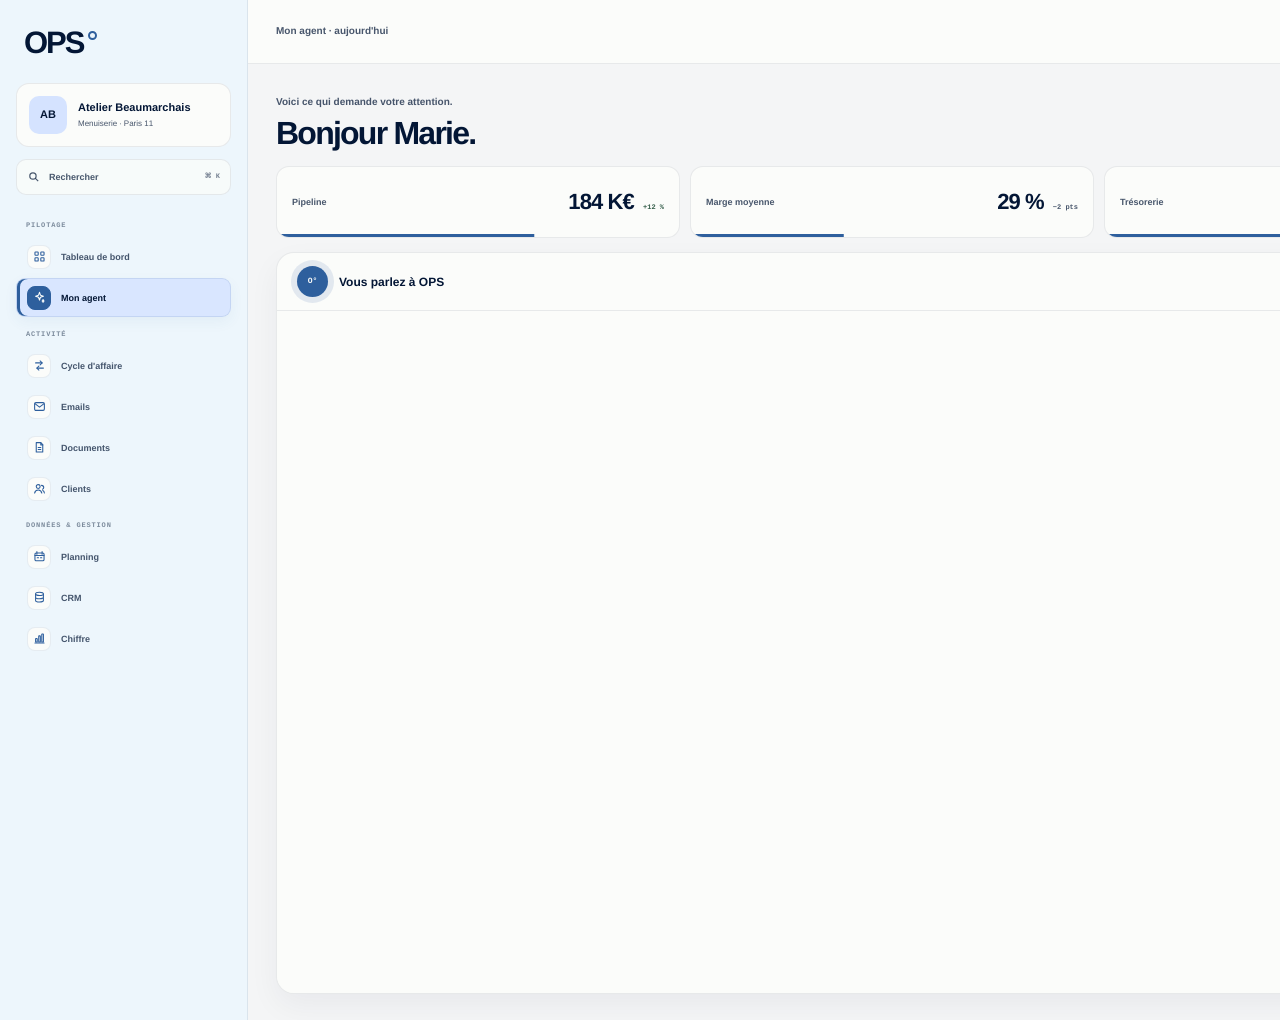
<file: dashboard-motion/index.html>
<!DOCTYPE html>
<html lang="fr">
  <head>
    <meta charset="UTF-8">
    <meta name="viewport" content="width=1536, height=1020">
    <title>OPS · Conversation dirigeant</title>
    <script src="https://cdn.jsdelivr.net/npm/gsap@3.14.2/dist/gsap.min.js"></script>
    <style>
      :root {
        --navy: #031635;
        --blue: #2e5f9d;
        --pale: #d5e3ff;
        --ice: #edf6fc;
        --green: #47725d;
        --green-text: #365f4b;
        --surface: #f4f5f6;
        --off-white: #fbfcfa;
        --navy-72: rgba(3, 22, 53, 0.72);
        --navy-12: rgba(3, 22, 53, 0.12);
        --navy-08: rgba(3, 22, 53, 0.08);
        --navy-05: rgba(3, 22, 53, 0.05);
        --blue-12: rgba(46, 95, 157, 0.12);
        --green-14: rgba(71, 114, 93, 0.14);
      }

      * { box-sizing: border-box; }

      html,
      body {
        width: 1536px;
        height: 1020px;
        margin: 0;
        overflow: hidden;
        color: var(--navy);
        background: var(--off-white);
        font-family: Montserrat, sans-serif;
        -webkit-font-smoothing: antialiased;
        text-rendering: geometricPrecision;
      }

      button { font: inherit; }

      #ops-dashboard {
        position: relative;
        width: 1536px;
        height: 1020px;
        overflow: hidden;
      }

      .clip {
        position: absolute;
        inset: 0;
        width: 100%;
        height: 100%;
      }

      .canvas-fill {
        position: absolute;
        inset: 0;
        overflow: hidden;
        background: var(--off-white);
      }

      .app-shell {
        position: absolute;
        inset: 0;
        opacity: 1;
        display: grid;
        grid-template-columns: 248px 1fr;
        overflow: hidden;
        background: var(--off-white);
        transform-origin: 50% 50%;
        will-change: transform, opacity;
      }

      .sidebar {
        min-height: 0;
        padding: 25px 16px 22px;
        display: flex;
        flex-direction: column;
        color: var(--navy);
        border-right: 1px solid var(--navy-08);
        background: var(--ice);
      }

      .brand {
        display: flex;
        align-items: center;
        gap: 3px;
        padding: 0 8px;
        font-size: 31px;
        font-weight: 700;
        letter-spacing: -0.065em;
      }

      .brand-mark {
        width: 9px;
        height: 9px;
        margin: 0 0 15px 2px;
        border: 2px solid var(--blue);
        border-radius: 50%;
      }

      .workspace {
        margin-top: 22px;
        padding: 12px;
        display: grid;
        grid-template-columns: 38px 1fr;
        align-items: center;
        gap: 11px;
        border: 1px solid var(--navy-08);
        border-radius: 13px;
        background: var(--off-white);
      }

      .workspace-avatar {
        width: 38px;
        height: 38px;
        display: grid;
        place-items: center;
        color: var(--navy);
        border-radius: 10px;
        background: var(--pale);
        font-size: 11px;
        font-weight: 700;
      }

      .workspace strong,
      .workspace span { display: block; }
      .workspace strong { font-size: 11px; line-height: 1.25; }
      .workspace span { margin-top: 4px; color: var(--navy-72); font-size: 8px; }

      .sidebar-search {
        height: 36px;
        margin-top: 12px;
        padding: 0 10px;
        display: flex;
        align-items: center;
        gap: 8px;
        color: var(--navy-72);
        border: 1px solid var(--navy-08);
        border-radius: 10px;
        background: rgba(251, 252, 250, 0.72);
        font-size: 9px;
        font-weight: 700;
      }

      .sidebar-search svg { width: 14px; height: 14px; fill: none; stroke: currentColor; stroke-width: 1.7; }
      .sidebar-search kbd { margin-left: auto; color: rgba(3, 22, 53, 0.52); font: 700 7px/1 Space Mono, monospace; }

      .nav {
        margin-top: 15px;
        display: flex;
        flex-direction: column;
        gap: 2px;
      }

      .nav-section-label {
        margin: 13px 10px 5px;
        color: rgba(3, 22, 53, 0.48);
        font: 700 7px/1 Space Mono, monospace;
        letter-spacing: 0.12em;
        text-transform: uppercase;
      }

      .nav-item {
        height: 39px;
        padding: 0 10px;
        display: flex;
        align-items: center;
        gap: 10px;
        color: var(--navy-72);
        border: 1px solid transparent;
        border-radius: 9px;
        font-size: 9px;
        font-weight: 700;
      }

      .nav-item.active {
        color: var(--navy);
        border-color: rgba(46, 95, 157, 0.12);
        background: rgba(213, 227, 255, 0.86);
        box-shadow: inset 3px 0 0 var(--blue), 0 5px 14px rgba(46, 95, 157, 0.06);
      }

      .nav-icon {
        width: 24px;
        height: 24px;
        display: grid;
        place-items: center;
        color: var(--blue);
        border: 1px solid rgba(46, 95, 157, 0.1);
        border-radius: 8px;
        background: var(--off-white);
      }

      .nav-icon svg { width: 13px; height: 13px; fill: none; stroke: currentColor; stroke-linecap: round; stroke-linejoin: round; stroke-width: 1.65; }
      .nav-item.active .nav-icon { color: var(--off-white); border-color: var(--blue); background: var(--blue); }

      .dashboard {
        min-width: 0;
        min-height: 0;
        display: grid;
        grid-template-rows: 64px 1fr;
        background: var(--surface);
      }

      .topbar {
        padding: 0 28px;
        display: flex;
        align-items: center;
        justify-content: space-between;
        border-bottom: 1px solid var(--navy-08);
        background: var(--off-white);
      }

      .topbar-title { color: var(--navy-72); font-size: 10px; font-weight: 700; }
      .topbar-actions { display: flex; align-items: center; gap: 11px; }
      .memory-live {
        padding: 8px 11px;
        display: flex;
        align-items: center;
        gap: 7px;
        color: var(--green-text);
        border: 1px solid rgba(71, 114, 93, 0.22);
        border-radius: 999px;
        background: var(--green-14);
        font: 700 7px/1 Space Mono, monospace;
        letter-spacing: 0.09em;
        text-transform: uppercase;
      }

      .live-dot { width: 7px; height: 7px; flex: 0 0 auto; border-radius: 50%; background: var(--green); }
      .topbar-avatar { width: 34px; height: 34px; display: grid; place-items: center; border: 0; border-radius: 50%; color: var(--off-white); background: var(--navy); font-size: 9px; font-weight: 700; }

      .dashboard-content {
        min-height: 0;
        padding: 24px 28px 26px;
        display: grid;
        grid-template-rows: 64px 72px minmax(0, 1fr);
        gap: 14px;
      }

      .heading-row { display: flex; align-items: center; justify-content: space-between; }
      .heading-copy span { color: var(--navy-72); font-size: 10px; font-weight: 700; }
      h1 { margin: 7px 0 0; font-size: 32px; line-height: 1; letter-spacing: -0.055em; }
      .heading-aside { color: var(--blue); font: 700 8px/1 Space Mono, monospace; letter-spacing: 0.12em; text-transform: uppercase; }

      .kpi-grid { display: grid; grid-template-columns: repeat(3, 1fr); gap: 10px; }
      .kpi-card {
        position: relative;
        overflow: hidden;
        padding: 12px 15px;
        display: flex;
        align-items: center;
        justify-content: space-between;
        border: 1px solid var(--navy-08);
        border-radius: 13px;
        background: var(--off-white);
      }
      .kpi-label { color: var(--navy-72); font-size: 9px; font-weight: 700; }
      .kpi-value { font-size: 22px; line-height: 1; font-weight: 700; letter-spacing: -0.04em; font-variant-numeric: tabular-nums; }
      .kpi-delta { margin-left: 9px; color: var(--green-text); font: 700 7px/1 Space Mono, monospace; }
      .kpi-delta.neutral { color: var(--navy-72); }
      .kpi-fill { position: absolute; right: 0; bottom: 0; left: 0; height: 3px; background: var(--blue); transform-origin: 0 50%; }
      .kpi-fill-pipeline { transform: scaleX(0.64); }
      .kpi-fill-margin { transform: scaleX(0.38); }
      .kpi-fill-cash { transform: scaleX(0.72); }

      .conversation-card {
        min-height: 0;
        overflow: hidden;
        display: grid;
        grid-template-rows: 58px 1fr;
        border: 1px solid var(--navy-08);
        border-radius: 18px;
        background: var(--off-white);
        box-shadow: 0 12px 30px rgba(3, 22, 53, 0.05);
      }

      .conversation-head {
        padding: 0 20px;
        display: flex;
        align-items: center;
        justify-content: space-between;
        border-bottom: 1px solid var(--navy-08);
      }

      .agent-title { display: flex; align-items: center; gap: 11px; font-size: 12px; font-weight: 700; }
      .agent-glyph,
      .agent-mini {
        display: grid;
        place-items: center;
        color: var(--off-white);
        border-radius: 50%;
        background: var(--blue);
        font: 700 8px/1 Space Mono, monospace;
      }
      .agent-glyph { width: 31px; height: 31px; box-shadow: 0 0 0 6px var(--blue-12); }
      .conversation-state { display: flex; align-items: center; gap: 7px; color: var(--green-text); font: 700 7px/1 Space Mono, monospace; letter-spacing: 0.08em; text-transform: uppercase; }

      .thread {
        position: relative;
        min-width: 0;
        min-height: 0;
        padding: 20px 22px 55px;
        display: flex;
        flex-direction: column;
        gap: 9px;
        overflow: hidden;
        background: var(--off-white);
      }

      .message { display: flex; align-items: flex-start; gap: 10px; max-width: 84%; opacity: 0; will-change: transform, opacity; }
      .message.user { align-self: flex-end; justify-content: flex-end; max-width: 68%; }
      .message.ai { align-self: flex-start; }
      .agent-mini { width: 28px; height: 28px; flex: 0 0 auto; margin-top: 3px; font-size: 7px; }
      .bubble {
        padding: 10px 13px;
        border-radius: 14px;
        font-size: 14px;
        line-height: 1.38;
        font-weight: 700;
      }
      .user .bubble { color: var(--off-white); border-bottom-right-radius: 4px; background: var(--navy); }
      .ai .bubble { border: 1px solid var(--navy-08); border-bottom-left-radius: 4px; background: var(--surface); }
      .bubble-copy { display: block; }
      .bubble-chips { margin-top: 8px; display: flex; gap: 6px; flex-wrap: wrap; }
      .bubble-chip {
        padding: 5px 7px;
        color: var(--navy);
        border-radius: 6px;
        background: var(--pale);
        font: 700 7px/1 Space Mono, monospace;
        letter-spacing: 0.04em;
        text-transform: uppercase;
      }
      .bubble-chip.green { color: var(--green-text); background: var(--green-14); }

      .typing-indicator {
        position: absolute;
        z-index: 5;
        left: 61px;
        padding: 8px 10px;
        display: flex;
        gap: 4px;
        border: 1px solid var(--navy-08);
        border-radius: 10px;
        background: var(--surface);
        box-shadow: 0 7px 17px var(--navy-08);
        pointer-events: none;
        opacity: 0;
      }
      .typing-indicator span { width: 5px; height: 5px; border-radius: 50%; background: var(--blue); }
      #typing-1 { top: 59px; }
      #typing-2 { top: 169px; }
      #typing-3 { top: 280px; }
      #typing-4 { top: 389px; }

      .final-state {
        position: absolute;
        right: 22px;
        bottom: 16px;
        z-index: 6;
        padding: 8px 11px;
        display: flex;
        align-items: center;
        gap: 7px;
        color: var(--green-text);
        border: 1px solid rgba(71, 114, 93, 0.22);
        border-radius: 999px;
        background: var(--off-white);
        box-shadow: 0 8px 20px var(--navy-08);
        font: 700 7px/1 Space Mono, monospace;
        letter-spacing: 0.07em;
        text-transform: uppercase;
        opacity: 0;
      }
      .final-state::before { width: 7px; height: 7px; border-radius: 50%; background: var(--green); content: ""; }
      .memory-progress { position: absolute; z-index: 6; right: 22px; bottom: 9px; width: 174px; height: 2px; opacity: 0; background: var(--green); transform-origin: 0 50%; }

    </style>
  </head>
  <body>
    <div
      id="ops-dashboard"
      data-composition-id="ops-dashboard-motion"
      data-start="0"
      data-width="1536"
      data-height="1020"
      data-duration="20"
      data-fps="30"
    >
      <section id="ops-dashboard-scene" class="clip" data-start="0" data-duration="20" data-track-index="1">
        <div class="canvas-fill">
          <main class="app-shell">
            <aside class="sidebar">
              <div class="brand">OPS<span class="brand-mark"></span></div>
              <div class="workspace"><div class="workspace-avatar">AB</div><div><strong>Atelier Beaumarchais</strong><span>Menuiserie · Paris 11</span></div></div>
              <div class="sidebar-search"><svg viewBox="0 0 20 20" aria-hidden="true"><circle cx="8.5" cy="8.5" r="4.5"></circle><path d="m12 12 4 4"></path></svg><span>Rechercher</span><kbd>⌘ K</kbd></div>

              <nav class="nav" aria-label="Navigation OPS">
                <p class="nav-section-label">Pilotage</p>
                <div class="nav-item"><span class="nav-icon"><svg viewBox="0 0 20 20" aria-hidden="true"><rect x="3" y="3" width="5" height="5" rx="1"></rect><rect x="12" y="3" width="5" height="5" rx="1"></rect><rect x="3" y="12" width="5" height="5" rx="1"></rect><rect x="12" y="12" width="5" height="5" rx="1"></rect></svg></span>Tableau de bord</div>
                <div class="nav-item active"><span class="nav-icon"><svg viewBox="0 0 20 20" aria-hidden="true"><path d="m10 2 1.5 4.4L16 8l-4.5 1.6L10 14l-1.5-4.4L4 8l4.5-1.6L10 2Z"></path><path d="m15.5 13 .7 2 .8.3-.8.3-.7 2-.7-2-.8-.3.8-.3.7-2Z"></path></svg></span>Mon agent</div>
                <p class="nav-section-label">Activité</p>
                <div class="nav-item"><span class="nav-icon"><svg viewBox="0 0 20 20" aria-hidden="true"><path d="M4 6h10"></path><path d="m11 3 3 3-3 3"></path><path d="M16 14H6"></path><path d="m9 11-3 3 3 3"></path></svg></span>Cycle d'affaire</div>
                <div class="nav-item"><span class="nav-icon"><svg viewBox="0 0 20 20" aria-hidden="true"><rect x="2.5" y="4" width="15" height="12" rx="2"></rect><path d="m3.5 6 6.5 5 6.5-5"></path></svg></span>Emails</div>
                <div class="nav-item"><span class="nav-icon"><svg viewBox="0 0 20 20" aria-hidden="true"><path d="M5 2.5h7l3 3V17H5V2.5Z"></path><path d="M12 2.5V6h3"></path><path d="M8 10h4M8 13h4"></path></svg></span>Documents</div>
                <div class="nav-item"><span class="nav-icon"><svg viewBox="0 0 20 20" aria-hidden="true"><circle cx="8" cy="7" r="3"></circle><path d="M2.5 17c.5-3.1 2.3-4.7 5.5-4.7s5 1.6 5.5 4.7"></path><path d="M13 5.2c2.2.2 3.5 1.4 3.5 3.2 0 1.3-.6 2.2-1.8 2.8M15 13c1.5.6 2.3 1.9 2.5 4"></path></svg></span>Clients</div>
                <p class="nav-section-label">Données &amp; gestion</p>
                <div class="nav-item"><span class="nav-icon"><svg viewBox="0 0 20 20" aria-hidden="true"><rect x="3" y="4.5" width="14" height="12" rx="2"></rect><path d="M6 2.5v4M14 2.5v4M3 8.5h14M6.5 12h2M11.5 12h2"></path></svg></span>Planning</div>
                <div class="nav-item"><span class="nav-icon"><svg viewBox="0 0 20 20" aria-hidden="true"><ellipse cx="10" cy="4.5" rx="6" ry="2.5"></ellipse><path d="M4 4.5v5C4 11 6.7 12 10 12s6-1 6-2.5v-5M4 9.5v5C4 16 6.7 17 10 17s6-1 6-2.5v-5"></path></svg></span>CRM</div>
                <div class="nav-item"><span class="nav-icon"><svg viewBox="0 0 20 20" aria-hidden="true"><path d="M3 17h14"></path><rect x="4" y="10" width="2.5" height="5.5" rx=".6"></rect><rect x="8.8" y="6" width="2.5" height="9.5" rx=".6"></rect><rect x="13.5" y="3" width="2.5" height="12.5" rx=".6"></rect></svg></span>Chiffre</div>
              </nav>

            </aside>

            <section class="dashboard">
              <header class="topbar">
                <span class="topbar-title">Mon agent · aujourd'hui</span>
                <div class="topbar-actions"><div class="memory-live"><span class="live-dot"></span>Mémoire en direct</div><button type="button" class="topbar-avatar">M</button></div>
              </header>

              <div class="dashboard-content">
                <div class="heading-row">
                  <div class="heading-copy"><span>Voici ce qui demande votre attention.</span><h1>Bonjour Marie.</h1></div>
                  <div class="heading-aside">Entreprise · en direct</div>
                </div>

                <div class="kpi-grid">
                  <article class="kpi-card"><span class="kpi-label">Pipeline</span><div><strong class="kpi-value">184 K€</strong><span class="kpi-delta">+12 %</span></div><span class="kpi-fill kpi-fill-pipeline"></span></article>
                  <article class="kpi-card"><span class="kpi-label">Marge moyenne</span><div><strong class="kpi-value">29 %</strong><span class="kpi-delta neutral">−2 pts</span></div><span class="kpi-fill kpi-fill-margin"></span></article>
                  <article class="kpi-card"><span class="kpi-label">Trésorerie</span><div><strong class="kpi-value">67 j</strong><span class="kpi-delta">OK</span></div><span class="kpi-fill kpi-fill-cash"></span></article>
                </div>

                <section class="conversation-card">
                  <header class="conversation-head">
                    <div class="agent-title"><span class="agent-glyph">O°</span>Vous parlez à OPS</div>
                    <div class="conversation-state"><span class="live-dot"></span>Agent IA · actif</div>
                  </header>

                  <div class="thread">
                    <div id="msg-u1" class="message user"><div class="bubble"><span class="bubble-copy">Qui doit être relancé aujourd'hui ?</span></div></div>
                    <div id="typing-1" class="typing-indicator"><span></span><span></span><span></span></div>
                    <div id="msg-a1" class="message ai"><span class="agent-mini">O°</span><div class="bubble"><span class="bubble-copy">3 dossiers : Atelier Sud (12,4 k€ · 28 j), Nova (7,8 k€ · 12 j) et Maison Cobalt (4,1 k€ · 8 j). Je prépare les relances ?</span><span class="bubble-chips"><span class="bubble-chip">CRM</span><span class="bubble-chip">Factures</span></span></div></div>

                    <div id="msg-u2" class="message user"><div class="bubble"><span class="bubble-copy">Oui. Doux pour Atelier Sud, ferme pour Nova.</span></div></div>
                    <div id="typing-2" class="typing-indicator"><span></span><span></span><span></span></div>
                    <div id="msg-a2" class="message ai"><span class="agent-mini">O°</span><div class="bubble"><span class="bubble-copy">Relances prêtes. 2 validations requises. Maison Cobalt attendra lundi.</span><span class="bubble-chips"><span class="bubble-chip">2 brouillons prêts</span></span></div></div>

                    <div id="msg-u3" class="message user"><div class="bubble"><span class="bubble-copy">Pourquoi la marge atelier baisse ?</span></div></div>
                    <div id="typing-3" class="typing-indicator"><span></span><span></span><span></span></div>
                    <div id="msg-a3" class="message ai"><span class="agent-mini">O°</span><div class="bubble"><span class="bubble-copy">−2,1 pts cette semaine. Le chantier Rivoli concentre 82 % de l'écart : 14 h non facturées.</span><span class="bubble-chips"><span class="bubble-chip">PROJET-241</span><span class="bubble-chip">TEMPS-86</span></span></div></div>

                    <div id="msg-u4" class="message user"><div class="bubble"><span class="bubble-copy">Corrige et fais-moi un brief à 17 h.</span></div></div>
                    <div id="typing-4" class="typing-indicator"><span></span><span></span><span></span></div>
                    <div id="msg-a4" class="message ai"><span class="agent-mini">O°</span><div class="bubble"><span class="bubble-copy">3 tâches assignées. Brief programmé à 17 h. Aucun message client ne part sans votre validation.</span><span class="bubble-chips"><span class="bubble-chip green">3 tâches</span><span class="bubble-chip green">Brief · 17:00</span></span></div></div>

                    <div class="memory-progress"></div>
                    <div class="final-state">Mémoire synchronisée · 8 messages</div>
                  </div>
                </section>
              </div>
            </section>
          </main>
        </div>
      </section>
    </div>

    <script>
      window.__timelines = window.__timelines || {};

      const tl = gsap.timeline({ paused: true });

      function showTyping(id, start, end) {
        tl.fromTo(id, { scale: 0.94, opacity: 0 }, { scale: 1, opacity: 1, duration: 0.2, ease: "power3.out" }, start);
        tl.to(id, { scale: 0.97, opacity: 0, duration: 0.16, ease: "power2.in" }, end);
      }

      function showMessage(id, at, direction, ease) {
        tl.fromTo(id, { x: direction, y: 7, scale: 0.988, opacity: 0 }, { x: 0, y: 0, scale: 1, opacity: 1, duration: 0.38, ease }, at);
        tl.fromTo(id + " .bubble-copy", { x: direction * 0.18, opacity: 0 }, { x: 0, opacity: 1, duration: 0.26, ease: "power2.out" }, at + 0.1);
        const chips = id + " .bubble-chip";
        if (document.querySelector(chips)) tl.fromTo(chips, { scale: 0.92, opacity: 0 }, { scale: 1, opacity: 1, duration: 0.22, stagger: 0.05, ease: "circ.out" }, at + 0.27);
      }

      showMessage("#msg-u1", 0.18, 20, "power4.out");
      showTyping("#typing-1", 0.72, 0.98);
      showMessage("#msg-a1", 1.12, -20, "expo.out");

      showMessage("#msg-u2", 3.4, 22, "power3.out");
      showTyping("#typing-2", 3.76, 4.1);
      showMessage("#msg-a2", 4.25, -18, "circ.out");

      showMessage("#msg-u3", 6.0, 20, "power4.out");
      showTyping("#typing-3", 6.36, 6.75);
      showMessage("#msg-a3", 6.9, -20, "expo.out");

      showMessage("#msg-u4", 8.7, 22, "power3.out");
      showTyping("#typing-4", 9.06, 9.48);
      showMessage("#msg-a4", 9.65, -18, "circ.out");

      tl.fromTo(".final-state", { x: 10, opacity: 0 }, { x: 0, opacity: 1, duration: 0.44, ease: "power4.out" }, 11.0);
      tl.fromTo(".memory-progress", { scaleX: 0.08, opacity: 0 }, { scaleX: 1, opacity: 1, duration: 0.85, ease: "expo.out" }, 11.0);
      tl.to(
        ".thread > .message, .thread > .typing-indicator, .thread > .memory-progress, .thread > .final-state",
        { opacity: 0, duration: 0.75, ease: "sine.inOut" },
        19.25
      );

      if (Math.abs(tl.duration() - 20) > 0.001) throw new Error("OPS desktop timeline must be exactly 20 seconds");

      window.__timelines["ops-dashboard-motion"] = tl;

      function playPreview() { tl.pause(0); tl.play(); }
      if (new URLSearchParams(window.location.search).get("autoplay") === "1") playPreview();
      window.addEventListener("message", (event) => {
        const command = typeof event.data === "string" ? event.data : event.data && event.data.type;
        if (command === "play" || command === "ops-dashboard:play") playPreview();
      });
    </script>
  </body>
</html>
</file>
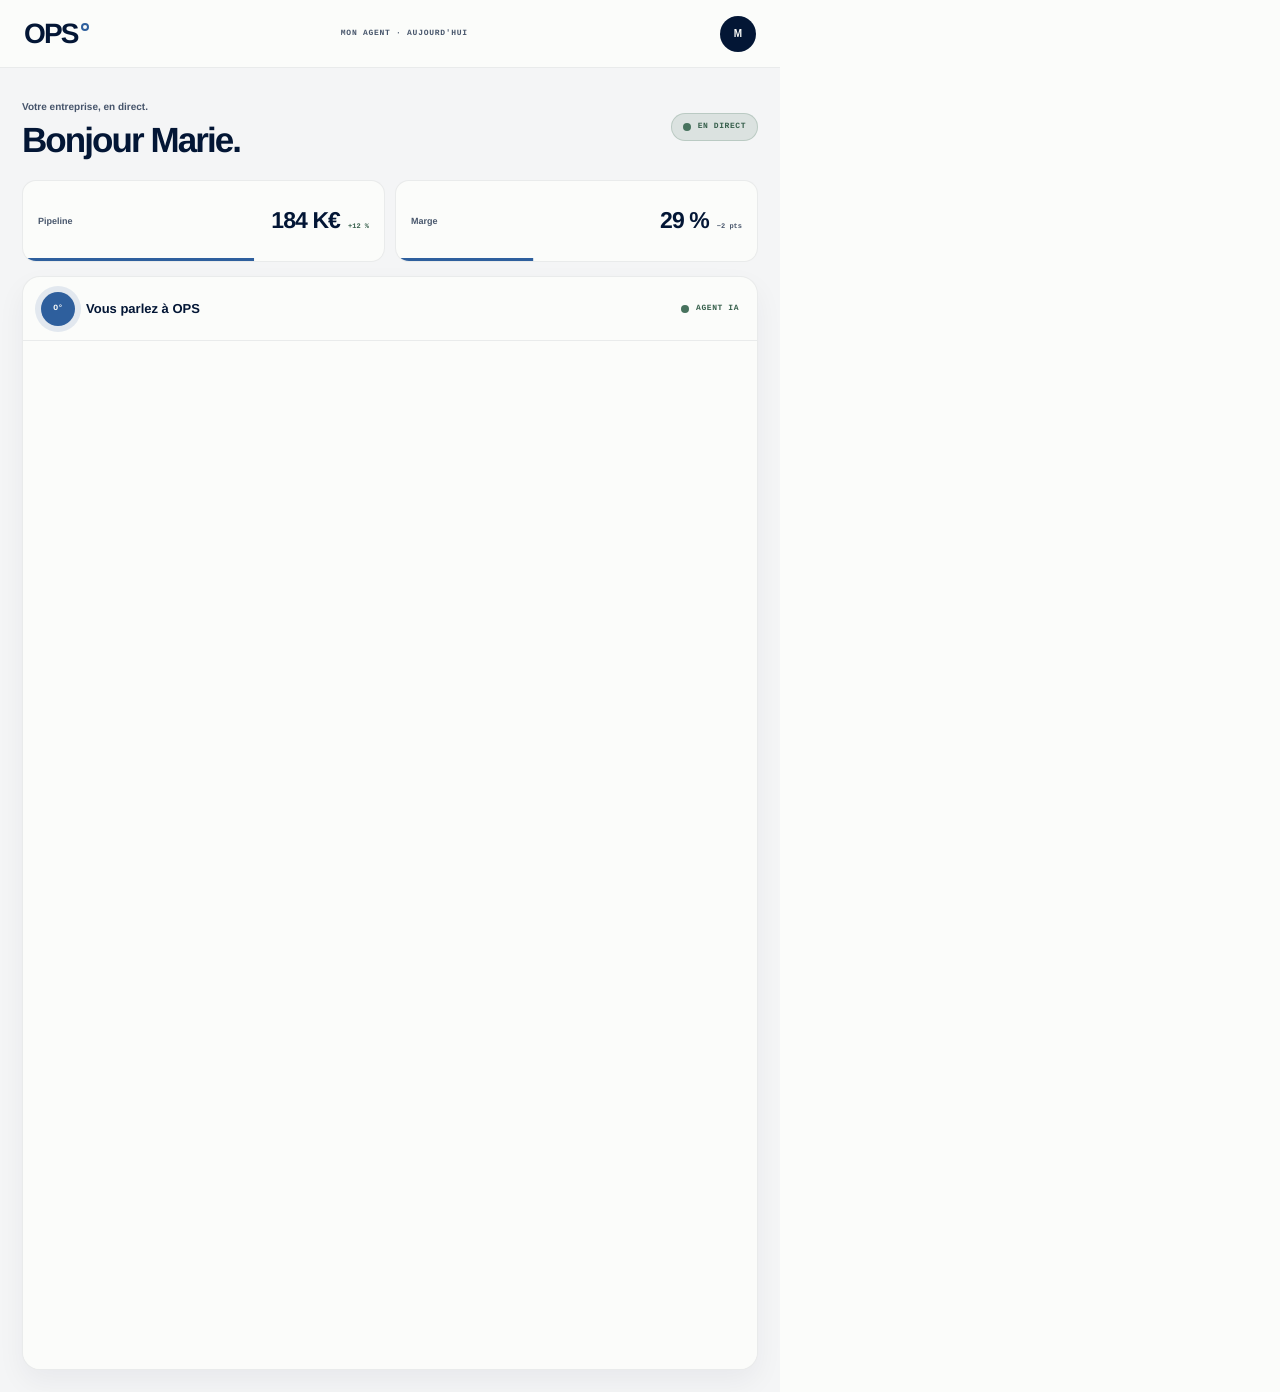
<file: dashboard-motion/mobile/index.html>
<!DOCTYPE html>
<html lang="fr">
  <head>
    <meta charset="UTF-8">
    <meta name="viewport" content="width=780, height=1392">
    <title>OPS · Conversation dirigeant mobile</title>
    <script src="https://cdn.jsdelivr.net/npm/gsap@3.14.2/dist/gsap.min.js"></script>
    <style>
      :root {
        --navy: #031635;
        --blue: #2e5f9d;
        --pale: #d5e3ff;
        --ice: #edf6fc;
        --green: #47725d;
        --green-text: #365f4b;
        --surface: #f4f5f6;
        --off-white: #fbfcfa;
        --navy-72: rgba(3, 22, 53, 0.72);
        --navy-10: rgba(3, 22, 53, 0.1);
        --navy-07: rgba(3, 22, 53, 0.07);
        --blue-12: rgba(46, 95, 157, 0.12);
        --green-14: rgba(71, 114, 93, 0.14);
      }

      * { box-sizing: border-box; }
      html,
      body {
        width: 780px;
        height: 1392px;
        margin: 0;
        overflow: hidden;
        color: var(--navy);
        background: var(--off-white);
        font-family: Montserrat, sans-serif;
        -webkit-font-smoothing: antialiased;
        text-rendering: geometricPrecision;
      }

      button { font: inherit; }
      #ops-dashboard-mobile { position: relative; width: 780px; height: 1392px; overflow: hidden; }
      .clip { position: absolute; inset: 0; width: 100%; height: 100%; }
      .canvas-fill { position: absolute; inset: 0; overflow: hidden; background: var(--off-white); }

      .app-shell {
        position: absolute;
        inset: 0;
        opacity: 1;
        min-height: 0;
        display: grid;
        grid-template-rows: 68px 1fr;
        overflow: hidden;
        background: var(--surface);
        transform-origin: 50% 50%;
        will-change: transform, opacity;
      }

      .topbar {
        padding: 0 24px;
        display: flex;
        align-items: center;
        justify-content: space-between;
        border-bottom: 1px solid var(--navy-07);
        background: var(--off-white);
      }

      .brand { display: flex; align-items: center; font-size: 28px; font-weight: 700; letter-spacing: -0.065em; }
      .brand-mark { width: 8px; height: 8px; margin: 0 0 13px 3px; border: 2px solid var(--blue); border-radius: 50%; }
      .topbar-context { color: var(--navy-72); font: 700 8px/1 Space Mono, monospace; letter-spacing: 0.09em; text-transform: uppercase; }
      .topbar-avatar { width: 36px; height: 36px; display: grid; place-items: center; border: 0; border-radius: 50%; color: var(--off-white); background: var(--navy); font-size: 10px; font-weight: 700; }

      .dashboard-content {
        min-height: 0;
        padding: 20px 22px 22px;
        display: grid;
        grid-template-rows: 78px 82px minmax(0, 1fr);
        gap: 14px;
      }

      .heading-row { display: flex; align-items: center; justify-content: space-between; }
      .heading-copy span { color: var(--navy-72); font-size: 10px; font-weight: 700; }
      h1 { margin: 8px 0 0; font-size: 35px; line-height: 1; letter-spacing: -0.055em; }
      .memory-live {
        padding: 9px 11px;
        display: flex;
        align-items: center;
        gap: 7px;
        color: var(--green-text);
        border: 1px solid rgba(71, 114, 93, 0.22);
        border-radius: 999px;
        background: var(--green-14);
        font: 700 8px/1 Space Mono, monospace;
        letter-spacing: 0.07em;
        text-transform: uppercase;
      }
      .live-dot { width: 8px; height: 8px; flex: 0 0 auto; border-radius: 50%; background: var(--green); }

      .kpi-grid { display: grid; grid-template-columns: repeat(2, 1fr); gap: 10px; }
      .kpi-card {
        position: relative;
        overflow: hidden;
        padding: 13px 15px;
        display: flex;
        align-items: center;
        justify-content: space-between;
        border: 1px solid var(--navy-07);
        border-radius: 14px;
        background: var(--off-white);
      }
      .kpi-label { color: var(--navy-72); font-size: 9px; font-weight: 700; }
      .kpi-value { font-size: 23px; line-height: 1; font-weight: 700; letter-spacing: -0.04em; font-variant-numeric: tabular-nums; }
      .kpi-delta { margin-left: 8px; color: var(--green-text); font: 700 7px/1 Space Mono, monospace; }
      .kpi-delta.neutral { color: var(--navy-72); }
      .kpi-fill { position: absolute; right: 0; bottom: 0; left: 0; height: 3px; background: var(--blue); transform-origin: 0 50%; }
      .kpi-fill-pipeline { transform: scaleX(0.64); }
      .kpi-fill-margin { transform: scaleX(0.38); }

      .conversation-card {
        min-height: 0;
        overflow: hidden;
        display: grid;
        grid-template-rows: 64px 1fr;
        border: 1px solid var(--navy-07);
        border-radius: 18px;
        background: var(--off-white);
        box-shadow: 0 12px 28px rgba(3, 22, 53, 0.05);
      }

      .conversation-head {
        padding: 0 18px;
        display: flex;
        align-items: center;
        justify-content: space-between;
        border-bottom: 1px solid var(--navy-07);
      }

      .agent-title { display: flex; align-items: center; gap: 11px; font-size: 13px; font-weight: 700; }
      .agent-glyph,
      .agent-mini {
        display: grid;
        place-items: center;
        color: var(--off-white);
        border-radius: 50%;
        background: var(--blue);
        font: 700 8px/1 Space Mono, monospace;
      }
      .agent-glyph { width: 34px; height: 34px; box-shadow: 0 0 0 6px var(--blue-12); }
      .conversation-state { display: flex; align-items: center; gap: 7px; color: var(--green-text); font: 700 8px/1 Space Mono, monospace; letter-spacing: 0.07em; text-transform: uppercase; }

      .thread {
        position: relative;
        min-height: 0;
        padding: 20px 18px 60px;
        display: flex;
        flex-direction: column;
        gap: 12px;
        overflow: hidden;
        background: var(--off-white);
      }

      .message { display: flex; align-items: flex-start; gap: 10px; max-width: 94%; opacity: 0; will-change: transform, opacity; }
      .message.user { align-self: flex-end; justify-content: flex-end; max-width: 84%; }
      .message.ai { align-self: flex-start; }
      .agent-mini { width: 29px; height: 29px; flex: 0 0 auto; margin-top: 4px; font-size: 7px; }
      .bubble {
        padding: 11px 13px;
        border-radius: 14px;
        font-size: 14px;
        line-height: 1.4;
        font-weight: 700;
      }
      .user .bubble { color: var(--off-white); border-bottom-right-radius: 4px; background: var(--navy); }
      .ai .bubble { border: 1px solid var(--navy-07); border-bottom-left-radius: 4px; background: var(--surface); }
      .bubble-copy { display: block; }
      .bubble-chips { margin-top: 8px; display: flex; gap: 6px; flex-wrap: wrap; }
      .bubble-chip {
        padding: 5px 7px;
        color: var(--navy);
        border-radius: 6px;
        background: var(--pale);
        font: 700 8px/1 Space Mono, monospace;
        letter-spacing: 0.04em;
        text-transform: uppercase;
      }
      .bubble-chip.green { color: var(--green-text); background: var(--green-14); }

      .typing-indicator {
        position: absolute;
        z-index: 5;
        left: 58px;
        padding: 8px 11px;
        display: flex;
        gap: 4px;
        border: 1px solid var(--navy-07);
        border-radius: 11px;
        background: var(--surface);
        box-shadow: 0 8px 18px var(--navy-07);
        pointer-events: none;
        opacity: 0;
      }
      .typing-indicator span { width: 6px; height: 6px; border-radius: 50%; background: var(--blue); }
      #m-typing-1 { top: 66px; }
      #m-typing-2 { top: 226px; }
      #m-typing-3 { top: 388px; }
      #m-typing-4 { top: 550px; }

      .final-state {
        position: absolute;
        right: 18px;
        bottom: 17px;
        z-index: 6;
        padding: 9px 11px;
        display: flex;
        align-items: center;
        gap: 7px;
        color: var(--green-text);
        border: 1px solid rgba(71, 114, 93, 0.22);
        border-radius: 999px;
        background: var(--off-white);
        box-shadow: 0 8px 20px var(--navy-07);
        font: 700 8px/1 Space Mono, monospace;
        letter-spacing: 0.06em;
        text-transform: uppercase;
        opacity: 0;
      }
      .final-state::before { width: 7px; height: 7px; border-radius: 50%; background: var(--green); content: ""; }
      .memory-progress { position: absolute; z-index: 6; right: 18px; bottom: 9px; width: 186px; height: 2px; opacity: 0; background: var(--green); transform-origin: 0 50%; }

    </style>
  </head>
  <body>
    <div
      id="ops-dashboard-mobile"
      data-composition-id="ops-dashboard-mobile"
      data-start="0"
      data-width="780"
      data-height="1392"
      data-duration="20"
      data-fps="30"
    >
      <section id="ops-dashboard-mobile-scene" class="clip" data-start="0" data-duration="20" data-track-index="1">
        <div class="canvas-fill">
          <main class="app-shell">
            <header class="topbar"><div class="brand">OPS<span class="brand-mark"></span></div><span class="topbar-context">Mon agent · aujourd'hui</span><button type="button" class="topbar-avatar">M</button></header>

            <div class="dashboard-content">
              <div class="heading-row">
                <div class="heading-copy"><span>Votre entreprise, en direct.</span><h1>Bonjour Marie.</h1></div>
                <div class="memory-live"><span class="live-dot"></span>En direct</div>
              </div>

              <div class="kpi-grid">
                <article class="kpi-card"><span class="kpi-label">Pipeline</span><div><strong class="kpi-value">184 K€</strong><span class="kpi-delta">+12 %</span></div><span class="kpi-fill kpi-fill-pipeline"></span></article>
                <article class="kpi-card"><span class="kpi-label">Marge</span><div><strong class="kpi-value">29 %</strong><span class="kpi-delta neutral">−2 pts</span></div><span class="kpi-fill kpi-fill-margin"></span></article>
              </div>

              <section class="conversation-card">
                <header class="conversation-head">
                  <div class="agent-title"><span class="agent-glyph">O°</span>Vous parlez à OPS</div>
                  <div class="conversation-state"><span class="live-dot"></span>Agent IA</div>
                </header>

                <div class="thread">
                  <div id="m-msg-u1" class="message user"><div class="bubble"><span class="bubble-copy">Qui doit être relancé aujourd'hui ?</span></div></div>
                  <div id="m-typing-1" class="typing-indicator"><span></span><span></span><span></span></div>
                  <div id="m-msg-a1" class="message ai"><span class="agent-mini">O°</span><div class="bubble"><span class="bubble-copy">3 dossiers : Atelier Sud (12,4 k€ · 28 j), Nova (7,8 k€ · 12 j) et Maison Cobalt (4,1 k€ · 8 j). Je prépare les relances ?</span><span class="bubble-chips"><span class="bubble-chip">CRM</span><span class="bubble-chip">Factures</span></span></div></div>

                  <div id="m-msg-u2" class="message user"><div class="bubble"><span class="bubble-copy">Oui. Doux pour Atelier Sud, ferme pour Nova.</span></div></div>
                  <div id="m-typing-2" class="typing-indicator"><span></span><span></span><span></span></div>
                  <div id="m-msg-a2" class="message ai"><span class="agent-mini">O°</span><div class="bubble"><span class="bubble-copy">Relances prêtes. 2 validations requises. Maison Cobalt attendra lundi.</span><span class="bubble-chips"><span class="bubble-chip">2 brouillons prêts</span></span></div></div>

                  <div id="m-msg-u3" class="message user"><div class="bubble"><span class="bubble-copy">Pourquoi la marge atelier baisse ?</span></div></div>
                  <div id="m-typing-3" class="typing-indicator"><span></span><span></span><span></span></div>
                  <div id="m-msg-a3" class="message ai"><span class="agent-mini">O°</span><div class="bubble"><span class="bubble-copy">−2,1 pts cette semaine. Le chantier Rivoli concentre 82 % de l'écart : 14 h non facturées.</span><span class="bubble-chips"><span class="bubble-chip">PROJET-241</span><span class="bubble-chip">TEMPS-86</span></span></div></div>

                  <div id="m-msg-u4" class="message user"><div class="bubble"><span class="bubble-copy">Corrige et fais-moi un brief à 17 h.</span></div></div>
                  <div id="m-typing-4" class="typing-indicator"><span></span><span></span><span></span></div>
                  <div id="m-msg-a4" class="message ai"><span class="agent-mini">O°</span><div class="bubble"><span class="bubble-copy">3 tâches assignées. Brief programmé à 17 h. Aucun message client ne part sans votre validation.</span><span class="bubble-chips"><span class="bubble-chip green">3 tâches</span><span class="bubble-chip green">Brief · 17:00</span></span></div></div>

                  <div class="memory-progress"></div>
                  <div class="final-state">Mémoire synchronisée · 8 messages</div>
                </div>
              </section>
            </div>
          </main>
        </div>
      </section>
    </div>

    <script>
      window.__timelines = window.__timelines || {};

      const tl = gsap.timeline({ paused: true });

      function showTyping(id, start, end) {
        tl.fromTo(id, { scale: 0.94, opacity: 0 }, { scale: 1, opacity: 1, duration: 0.2, ease: "power3.out" }, start);
        tl.to(id, { scale: 0.97, opacity: 0, duration: 0.16, ease: "power2.in" }, end);
      }

      function showMessage(id, at, direction, ease) {
        tl.fromTo(id, { x: direction, y: 7, scale: 0.988, opacity: 0 }, { x: 0, y: 0, scale: 1, opacity: 1, duration: 0.38, ease }, at);
        tl.fromTo(id + " .bubble-copy", { x: direction * 0.18, opacity: 0 }, { x: 0, opacity: 1, duration: 0.26, ease: "power2.out" }, at + 0.1);
        const chips = id + " .bubble-chip";
        if (document.querySelector(chips)) tl.fromTo(chips, { scale: 0.92, opacity: 0 }, { scale: 1, opacity: 1, duration: 0.22, stagger: 0.05, ease: "circ.out" }, at + 0.27);
      }

      showMessage("#m-msg-u1", 0.18, 20, "power4.out");
      showTyping("#m-typing-1", 0.72, 0.98);
      showMessage("#m-msg-a1", 1.12, -20, "expo.out");

      showMessage("#m-msg-u2", 3.4, 22, "power3.out");
      showTyping("#m-typing-2", 3.76, 4.1);
      showMessage("#m-msg-a2", 4.25, -18, "circ.out");

      showMessage("#m-msg-u3", 6.0, 20, "power4.out");
      showTyping("#m-typing-3", 6.36, 6.75);
      showMessage("#m-msg-a3", 6.9, -20, "expo.out");

      showMessage("#m-msg-u4", 8.7, 22, "power3.out");
      showTyping("#m-typing-4", 9.06, 9.48);
      showMessage("#m-msg-a4", 9.65, -18, "circ.out");

      tl.fromTo(".final-state", { x: 10, opacity: 0 }, { x: 0, opacity: 1, duration: 0.44, ease: "power4.out" }, 11.0);
      tl.fromTo(".memory-progress", { scaleX: 0.08, opacity: 0 }, { scaleX: 1, opacity: 1, duration: 0.85, ease: "expo.out" }, 11.0);
      tl.to(
        ".thread > .message, .thread > .typing-indicator, .thread > .memory-progress, .thread > .final-state",
        { opacity: 0, duration: 0.75, ease: "sine.inOut" },
        19.25
      );

      if (Math.abs(tl.duration() - 20) > 0.001) throw new Error("OPS mobile timeline must be exactly 20 seconds");

      window.__timelines["ops-dashboard-mobile"] = tl;

      function playPreview() { tl.pause(0); tl.play(); }
      if (new URLSearchParams(window.location.search).get("autoplay") === "1") playPreview();
      window.addEventListener("message", (event) => {
        const command = typeof event.data === "string" ? event.data : event.data && event.data.type;
        if (command === "play" || command === "ops-dashboard:play") playPreview();
      });
    </script>
  </body>
</html>
</file>
